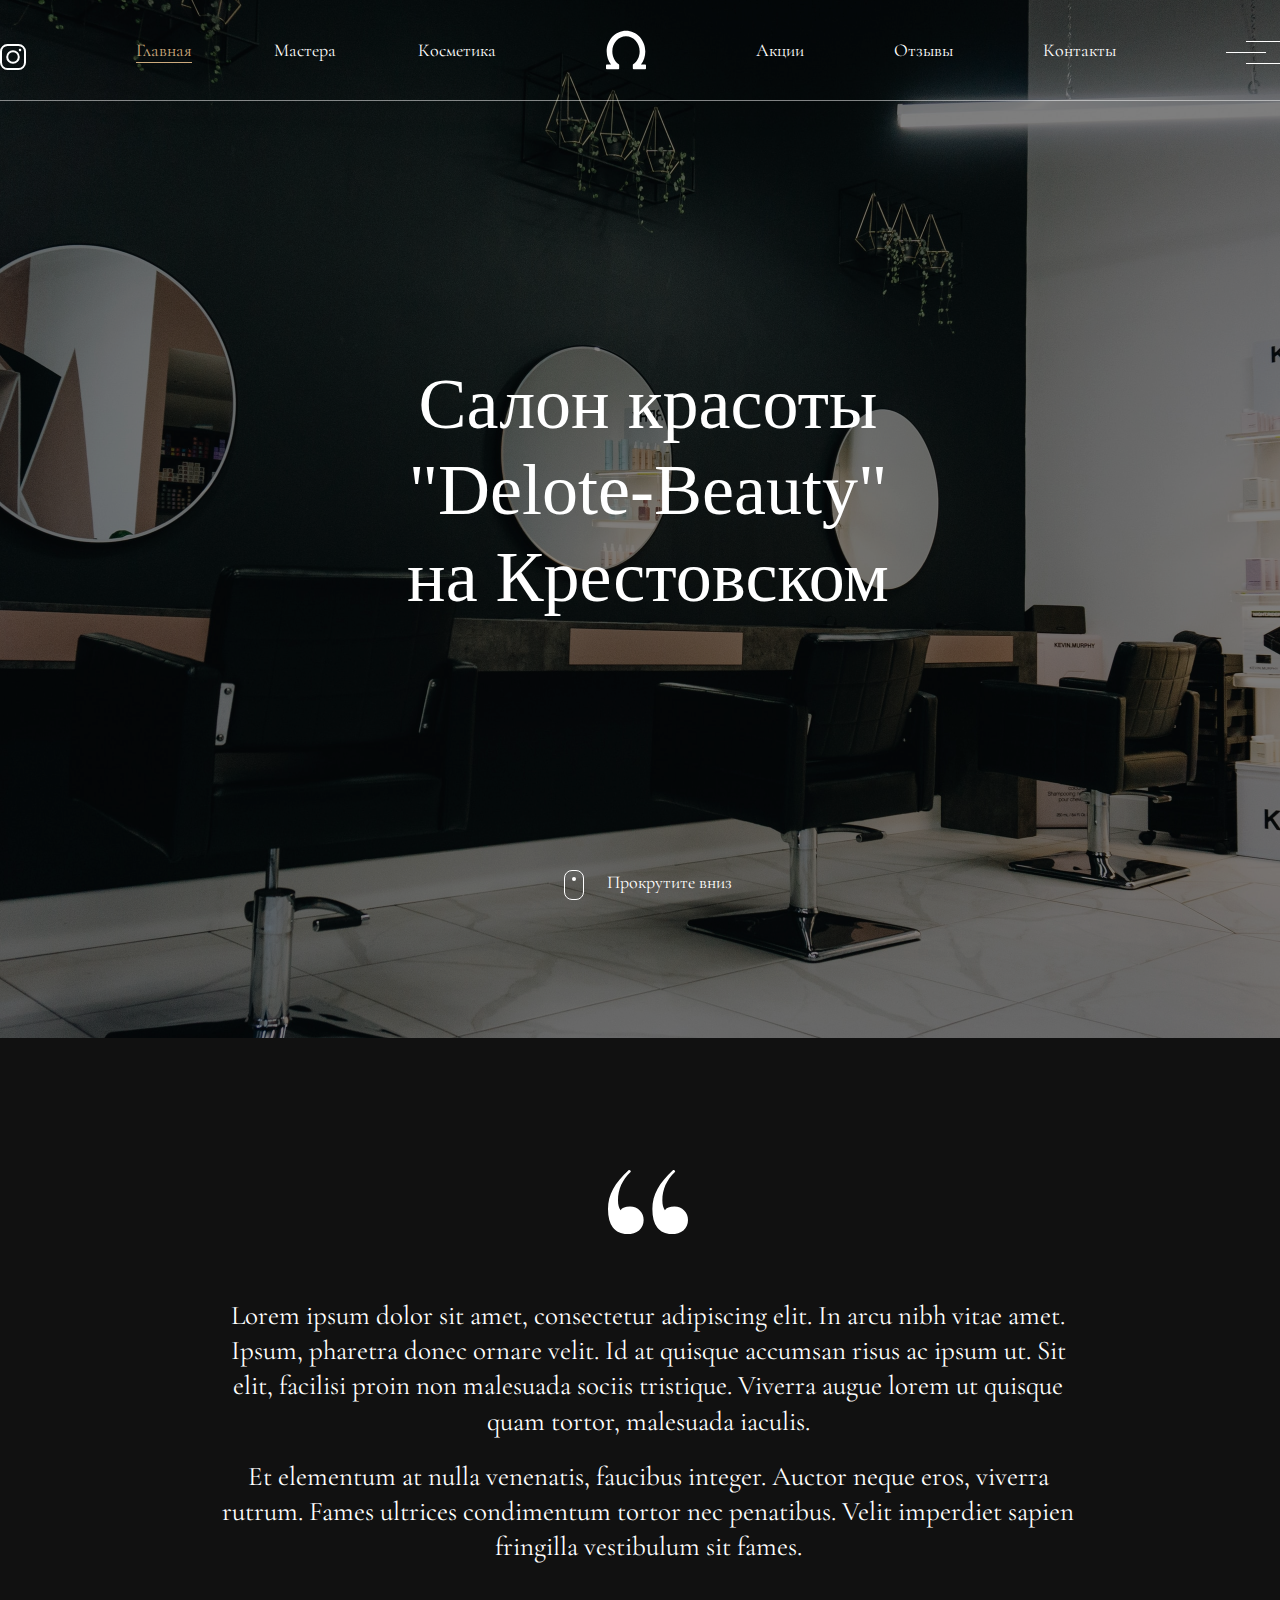
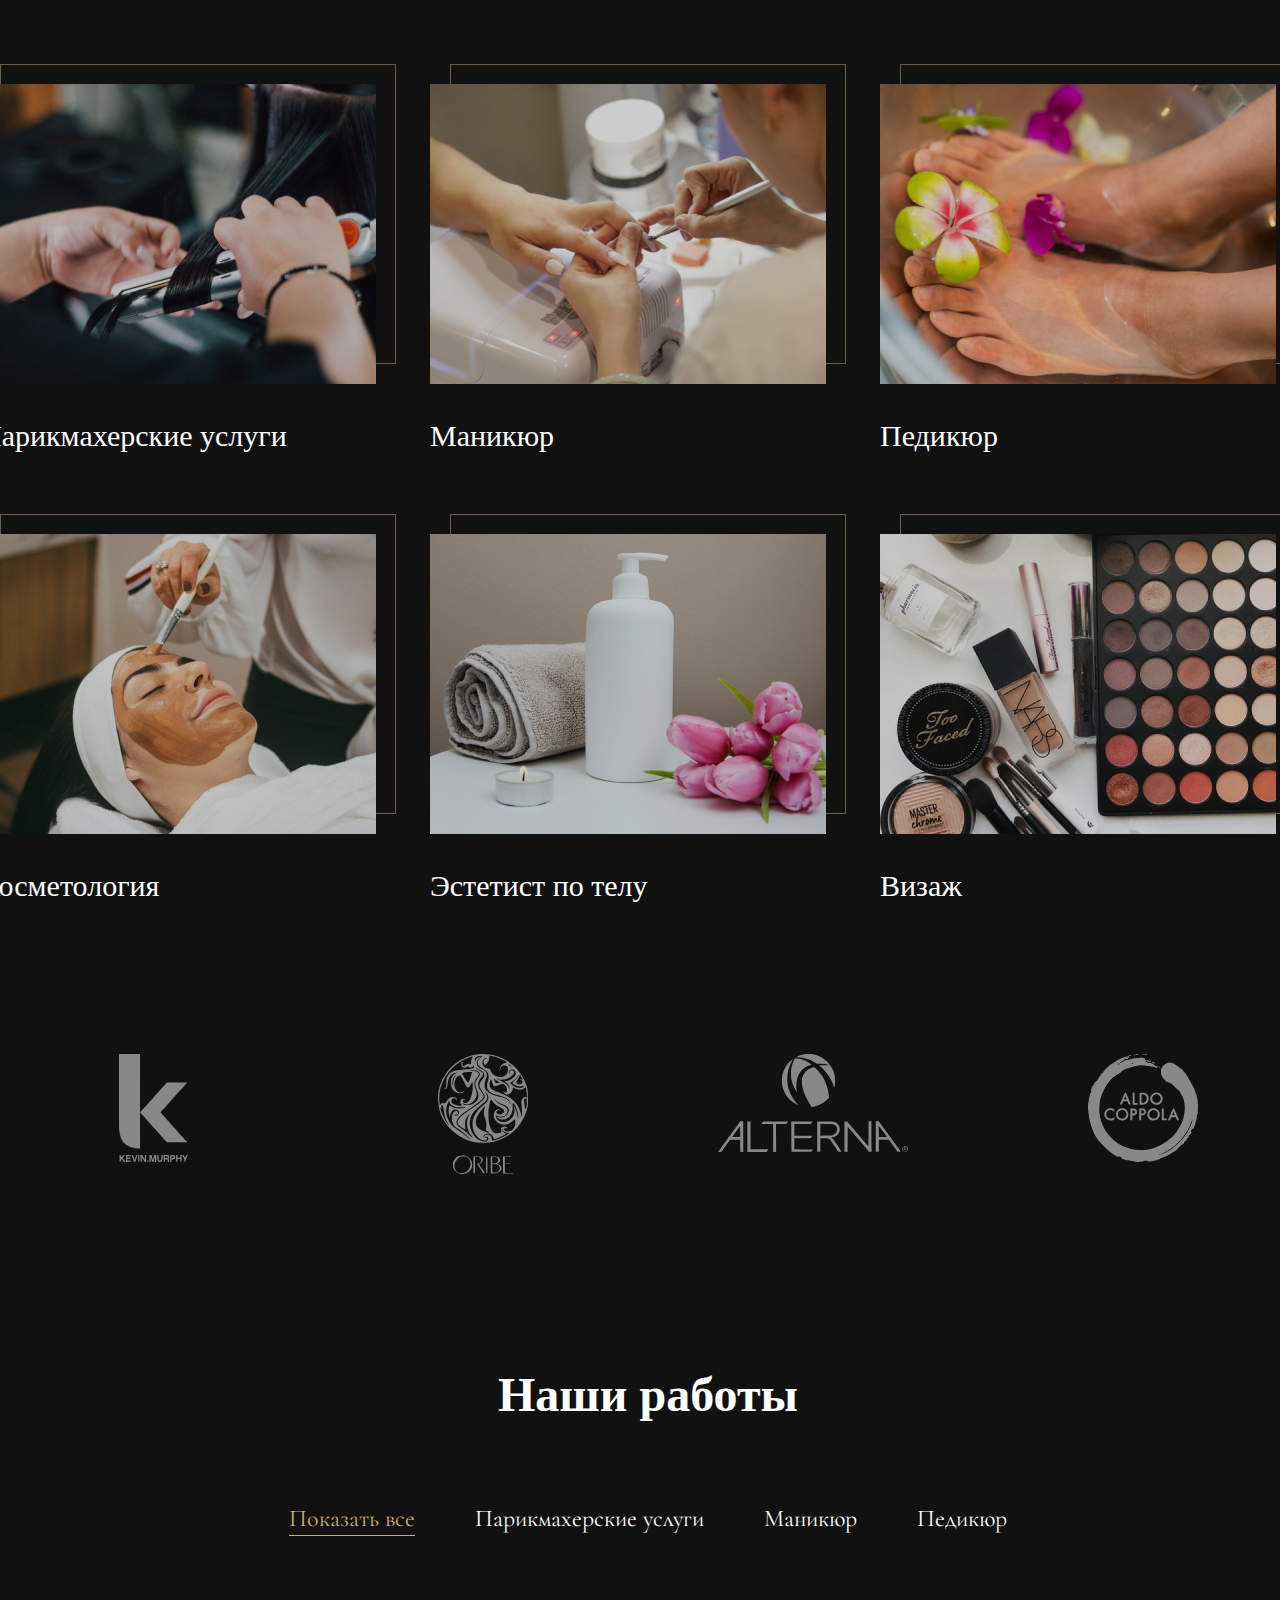
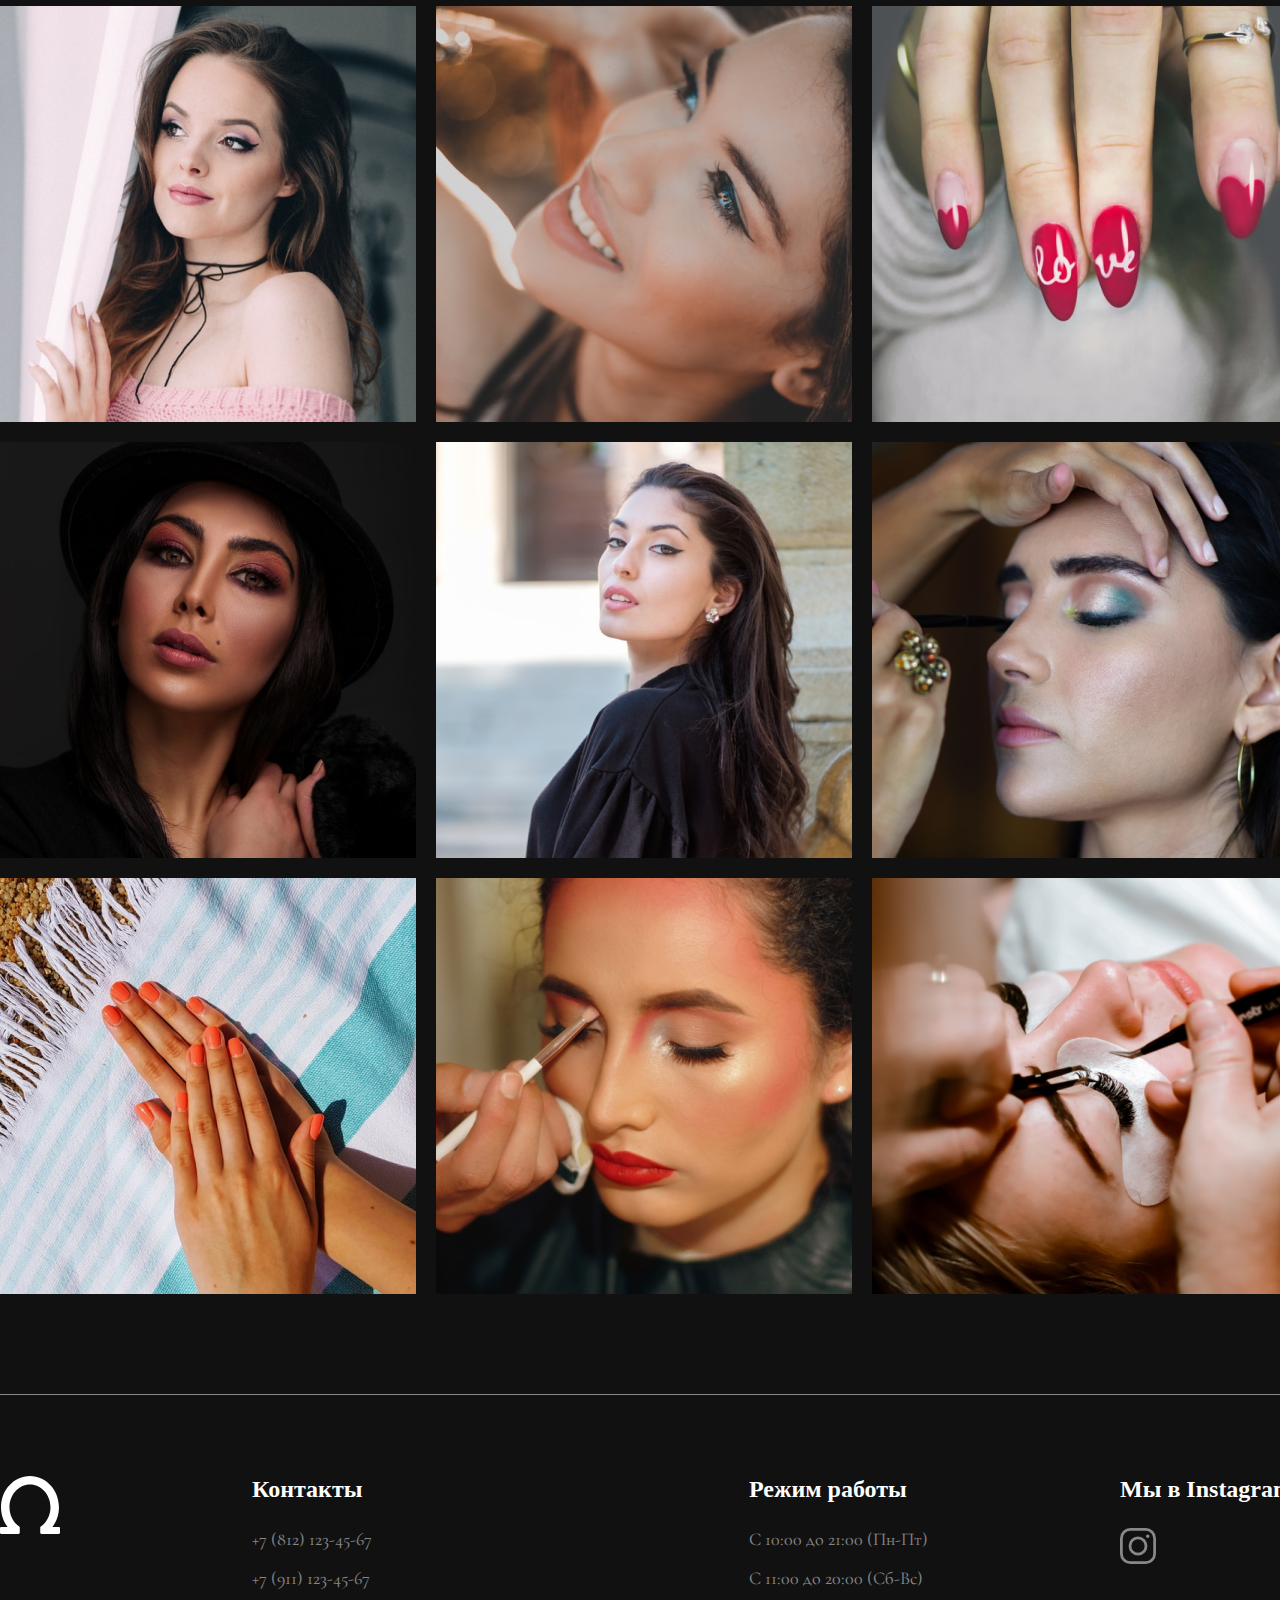
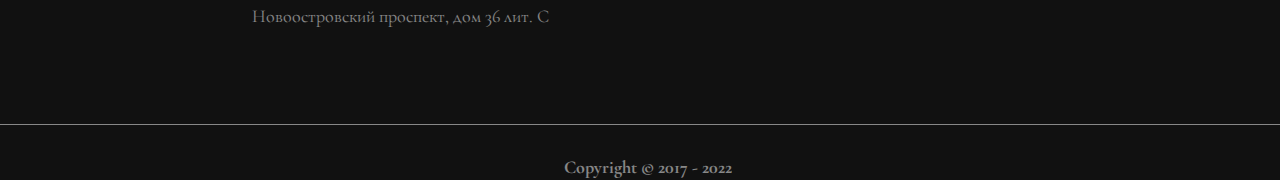
<file: index.html>
<!DOCTYPE html>
<html lang="ru">

<head>
    <meta charset="UTF-8">
    <title>Delote Beauty</title>
    <link rel="preconnect" href="https://fonts.googleapis.com">
    <link rel="preconnect" href="https://fonts.gstatic.com" crossorigin>
    <link href="https://fonts.googleapis.com/css2?family=Cormorant+Garamond:wght@600&family=EB+Garamond:wght@600&display=swap" rel="stylesheet">
    <link rel="stylesheet" href="css/style.css">
</head>

<body>
    <div class="container center">
        <header>
            <div class="navmenu">
                <div class="instlogo">
                    <a href="https://instagram.com"><img src="img/svg/instlogo.svg" class="instlogo"></a>
                </div>
                <div class="nav">
                    <a href="index.html" class="nav__element active">
                        Главная
                    </a>
                    <a href="workers.html" class="nav__element">
                        Мастера
                    </a>
                    <a href="#" class="nav__element">
                        Косметика
                    </a>
                </div>
                <div class="logo">
                    <img src="img/svg/mainlogo.svg">
                </div>
                <div class="nav">
                    <a href="prices.html" class="nav__element">
                        Акции
                    </a>
                    <a href="#" class="nav__element">
                        Отзывы
                    </a>
                    <a href="contacts.html" class="nav__element">
                        Контакты
                    </a>
                </div>
                <div class="header__btn">
                    <div class="contextmenu-logo1"></div>
                    <div class="contextmenu-logo2"></div>
                    <div class="contextmenu-logo3"></div>

                </div>
            </div>
            <div class="line"></div>
        </header>
        <div class="title">
            <div class="maintitle center">Салон красоты "Delote-Beauty" на Крестовском</div>
        </div>
        <div class="scrollhint center">
            <img src="img/svg/mouse.svg" alt="">
            <div class="scrolltext">Прокрутите вниз</div>
        </div>
        <div class="about center">
            <img src="img/svg/quotation.svg" alt="" class="qm center">
            <div class="quotation">
                <div class="quotation__first">Lorem ipsum dolor sit amet, consectetur adipiscing elit. In arcu nibh vitae amet. Ipsum, pharetra donec ornare velit. Id at quisque accumsan risus ac ipsum ut. Sit elit, facilisi proin non malesuada sociis tristique. Viverra augue lorem ut quisque quam tortor, malesuada iaculis. </div>
                <div class="quotation__second">Et elementum at nulla venenatis, faucibus integer. Auctor neque eros, viverra rutrum. Fames ultrices condimentum tortor nec penatibus. Velit imperdiet sapien fringilla vestibulum sit fames.</div>
            </div>
        </div>
        <div class="service center">
            <div class="service__item">
                <div class="service__rectangle"></div>
                <img src="img/unsplash_TnyHlxVnyhk.png" alt="" class="service__img">
                <div class="service__text">Парикмахерские услуги</div>
            </div>
            <div class="service__item">
                <div class="service__rectangle"></div>
                <img src="img/unsplash_gb6gtiTZKB8.png" alt="" class="service__img">
                <div class="service__text">Маникюр</div>
            </div>
            <div class="service__item">
                <div class="service__rectangle"></div>
                <img src="img/unsplash_qeuJczNo54w.png" alt="" class="service__img">
                <div class="service__text">Педикюр</div>
            </div>
            <div class="service__item">
                <div class="service__rectangle"></div>
                <img src="img/unsplash_Pe9IXUuC6QU.png" alt="" class="service__img">
                <div class="service__text">Косметология</div>
            </div>
            <div class="service__item">
                <div class="service__rectangle"></div>
                <img src="img/unsplash_VxAwTeiqDao.png" alt="" class="service__img">
                <div class="service__text">Эстетист по телу</div>
            </div>
            <div class="service__item">
                <div class="service__rectangle"></div>
                <img src="img/unsplash_FoeIOgztCXo.png" alt="" class="service__img">
                <div class="service__text">Визаж</div>
            </div>
        </div>
        <div class="cosmetics center">
            <div class="cosmetics__k cosmetics__el">
                <img src="img/svg/km.svg" alt="">
            </div>
            <div class="cosmetics__oribe cosmetics__el">
                <img src="img/svg/oribe.svg" alt="">
            </div>
            <div class="cosmetics__alterna cosmetics__el">
                <img src="img/svg/alterna.svg" alt="">
            </div>
            <div class="cosmetics__ac cosmetics__el">
                <img src="img/svg/aldocoppola.svg" alt="">
            </div>
        </div>
        <div class="works center">
            <div class="works__title ">Наши работы</div>
            <div class="works__nav">
                <div class="works__nav__element active">Показать все</div>
                <div class="works__nav__element">Парикмахерские услуги</div>
                <div class="works__nav__element">Маникюр</div>
                <div class="works__nav__element">Педикюр</div>
            </div>
            <div class="works__imgs">
                <img src="img/works/work-1.png" class="works__imgs-element" alt="">
                <img src="img/works/work-2.png" class="works__imgs-element" alt="">
                <img src="img/works/work-3.png" class="works__imgs-element" alt="">
                <img src="img/works/work-4.png" class="works__imgs-element" alt="">
                <img src="img/works/work-5.png" class="works__imgs-element" alt="">
                <img src="img/works/work-6.png" class="works__imgs-element" alt="">
                <img src="img/works/work-7.png" class="works__imgs-element" alt="">
                <img src="img/works/work-8.png" class="works__imgs-element" alt="">
                <img src="img/works/work-9.png" class="works__imgs-element" alt="">
            </div>
        </div>
        <footer>
            <div class="line"></div>
            <div class="footer__text">
                <div class="footer__leftpart">
                    <div class="footer__mainlogo">
                        <img src="img/svg/mainlogo.svg" class="footer__mainlogoimg" alt="">
                    </div>
                    <ul>
                        <h3>Контакты</h3>
                        <li>+7 (812) 123-45-67</li>
                        <li>+7 (911) 123-45-67</li>
                        <li>Новоостровский проспект, дом 36 лит. С</li>
                    </ul>
                </div>
                <div class="footer__rightpart">
                    <ul class="footer__rightpart-leftside">
                        <h3>Режим работы</h3>
                        <li>C 10:00 до 21:00 (Пн-Пт)</li>
                        <li>С 11:00 до 20:00 (Сб-Вс)</li>
                    </ul>
                    <ul>
                        <h3>Мы в Instagram</h3>
                        <li><img class="footer__instlogo" src="img/svg/instlogo.svg" alt=""></li>
                    </ul>
                </div>
            </div>
            <div class="line"></div>
            <div class="copyright">Copyright © 2017 - 2022</div>
        </footer>
    </div>
</body></html>
</file>
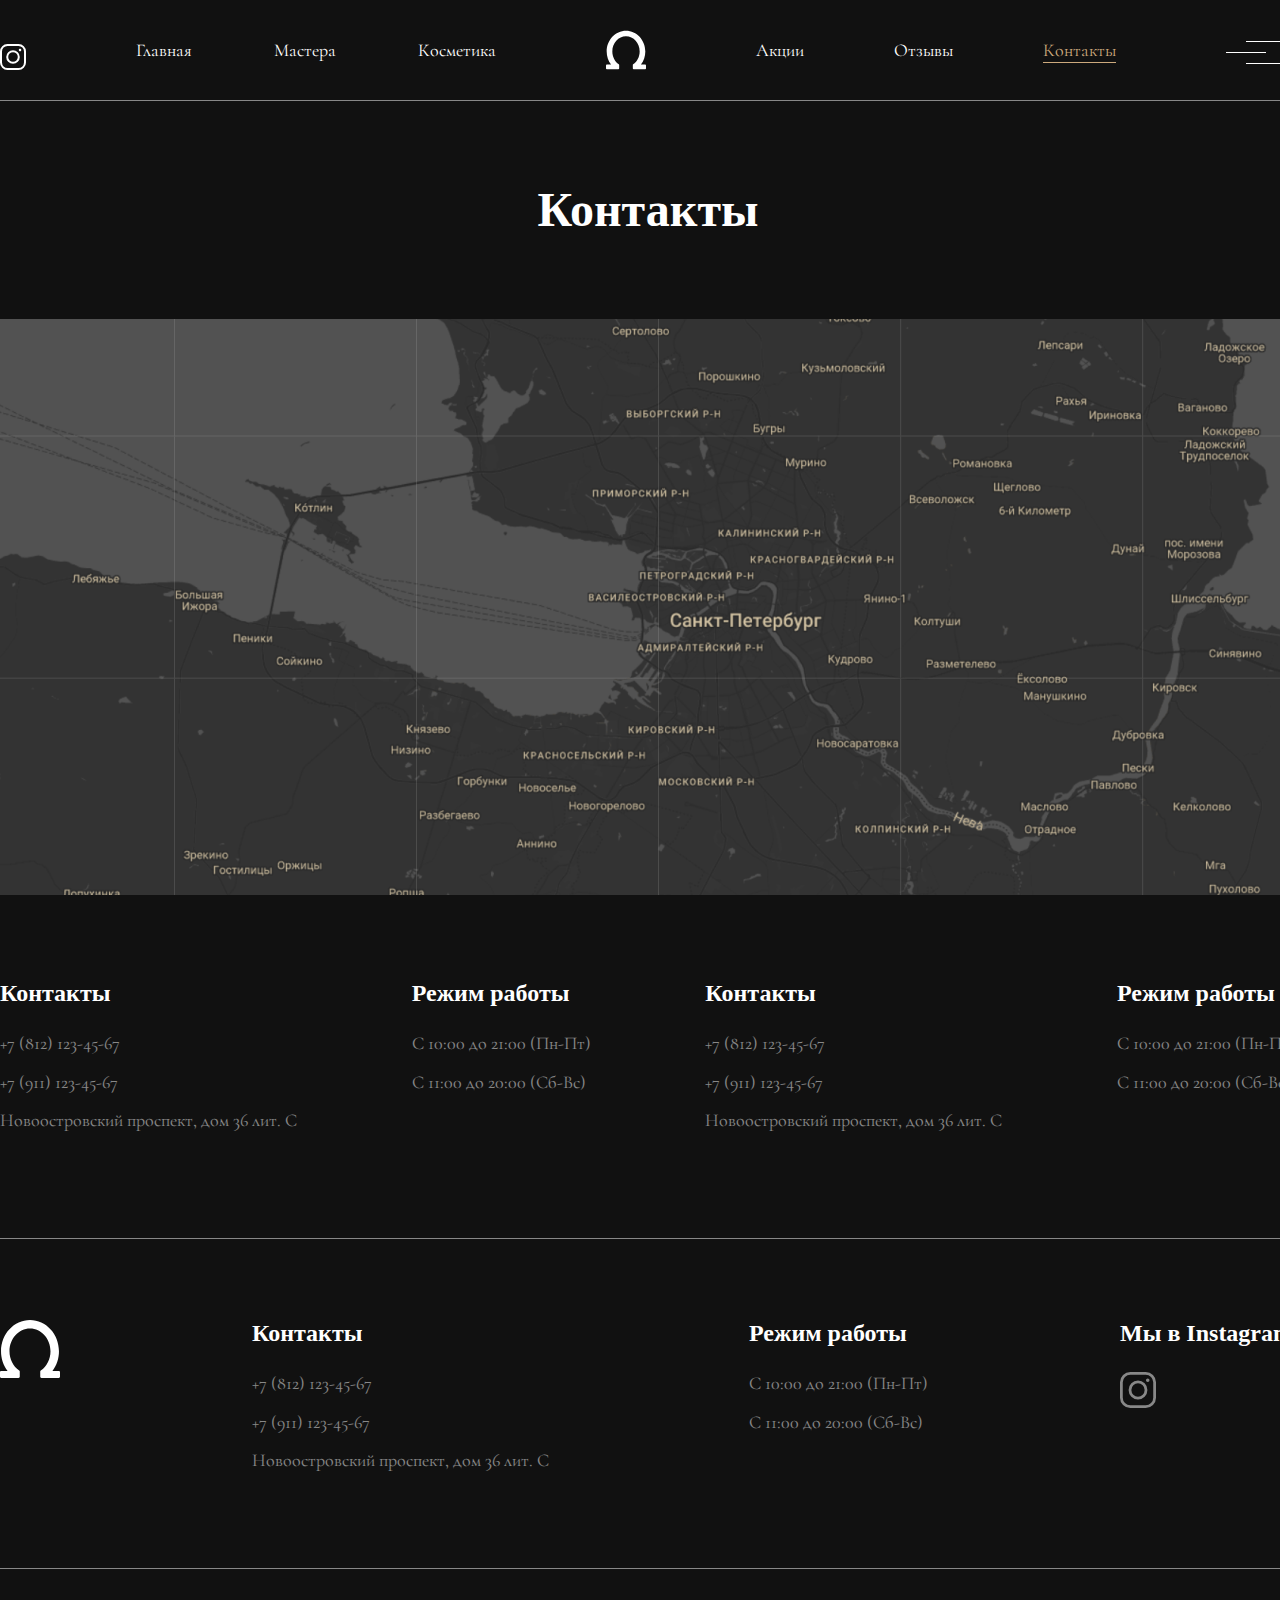
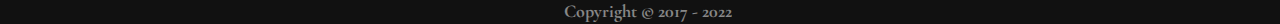
<file: contacts.html>
<!DOCTYPE html>
<html lang="ru">

<head>
    <meta charset="UTF-8">
    <title>Delote Beauty</title>
    <link rel="preconnect" href="https://fonts.googleapis.com">
    <link rel="preconnect" href="https://fonts.gstatic.com" crossorigin>
    <link href="https://fonts.googleapis.com/css2?family=Cormorant+Garamond:wght@600&family=EB+Garamond:wght@600&display=swap" rel="stylesheet">
    <link rel="stylesheet" href="css/style.css">
    <link rel="stylesheet" href="css/contacts.css">
</head>

<body>
    <div class="container center">
        <header>
            <div class="navmenu">
                <div class="instlogo">
                    <a href="https://instagram.com">
                        <img src="img/svg/instlogo.svg" class="instlogo">
                    </a>
                </div>
                <div class="nav">
                    <a href="index.html" class="nav__element ">
                        Главная
                    </a>
                    <a href="workers.html" class="nav__element ">
                        Мастера
                    </a>
                    <a href="#" class="nav__element">
                        Косметика
                    </a>
                </div>
                <div class="logo">
                    <img src="img/svg/mainlogo.svg">
                </div>
                <div class="nav">
                    <a href="prices.html" class="nav__element">
                        Акции
                    </a>
                    <a href="#" class="nav__element">
                        Отзывы
                    </a>
                    <a href="contacts.html" class="nav__element active">
                        Контакты
                    </a>
                </div>
                <div class="header__btn">
                    <div class="contextmenu-logo1"></div>
                    <div class="contextmenu-logo2"></div>
                    <div class="contextmenu-logo3"></div>

                </div>
            </div>
            <div class="line"></div>
        </header>
        <h2 class="main-title center">Контакты</h2>

        <img src="img/contacts/Rectangle%2040.png" alt="" class="contacts__mainimg">

        <div class="contacts__data">
            <div class="contacts__data-1">
                <ul>
                    <h3>Контакты</h3>
                    <li>+7 (812) 123-45-67</li>
                    <li>+7 (911) 123-45-67</li>
                    <li>Новоостровский проспект, дом 36 лит. С</li>
                </ul>
            </div>
            <div class="contacts__data-2">
                <ul class="">
                    <h3>Режим работы</h3>
                    <li>C 10:00 до 21:00 (Пн-Пт)</li>
                    <li>С 11:00 до 20:00 (Сб-Вс)</li>
                </ul>
            </div>
            <div class="contacts__data-3">
                <ul>
                    <h3>Контакты</h3>
                    <li>+7 (812) 123-45-67</li>
                    <li>+7 (911) 123-45-67</li>
                    <li>Новоостровский проспект, дом 36 лит. С</li>
                </ul>
            </div>
            <div class="contacts__data-4">
                <ul class="">
                    <h3>Режим работы</h3>
                    <li>C 10:00 до 21:00 (Пн-Пт)</li>
                    <li>С 11:00 до 20:00 (Сб-Вс)</li>
                </ul>
            </div>
        </div>
        <footer>
            <div class="line"></div>
            <div class="footer__text">
                <div class="footer__leftpart">
                    <div class="footer__mainlogo">
                        <img src="img/svg/mainlogo.svg" class="footer__mainlogoimg" alt="">
                    </div>
                    <ul>
                        <h3>Контакты</h3>
                        <li>+7 (812) 123-45-67</li>
                        <li>+7 (911) 123-45-67</li>
                        <li>Новоостровский проспект, дом 36 лит. С</li>
                    </ul>
                </div>
                <div class="footer__rightpart">
                    <ul class="footer__rightpart-leftside">
                        <h3>Режим работы</h3>
                        <li>C 10:00 до 21:00 (Пн-Пт)</li>
                        <li>С 11:00 до 20:00 (Сб-Вс)</li>
                    </ul>
                    <ul>
                        <h3>Мы в Instagram</h3>
                        <li><img class="footer__instlogo" src="img/svg/instlogo.svg" alt=""></li>
                    </ul>
                </div>
            </div>
            <div class="line"></div>
            <div class="copyright">Copyright © 2017 - 2022</div>
        </footer>
    </div>
</body></html>
</file>
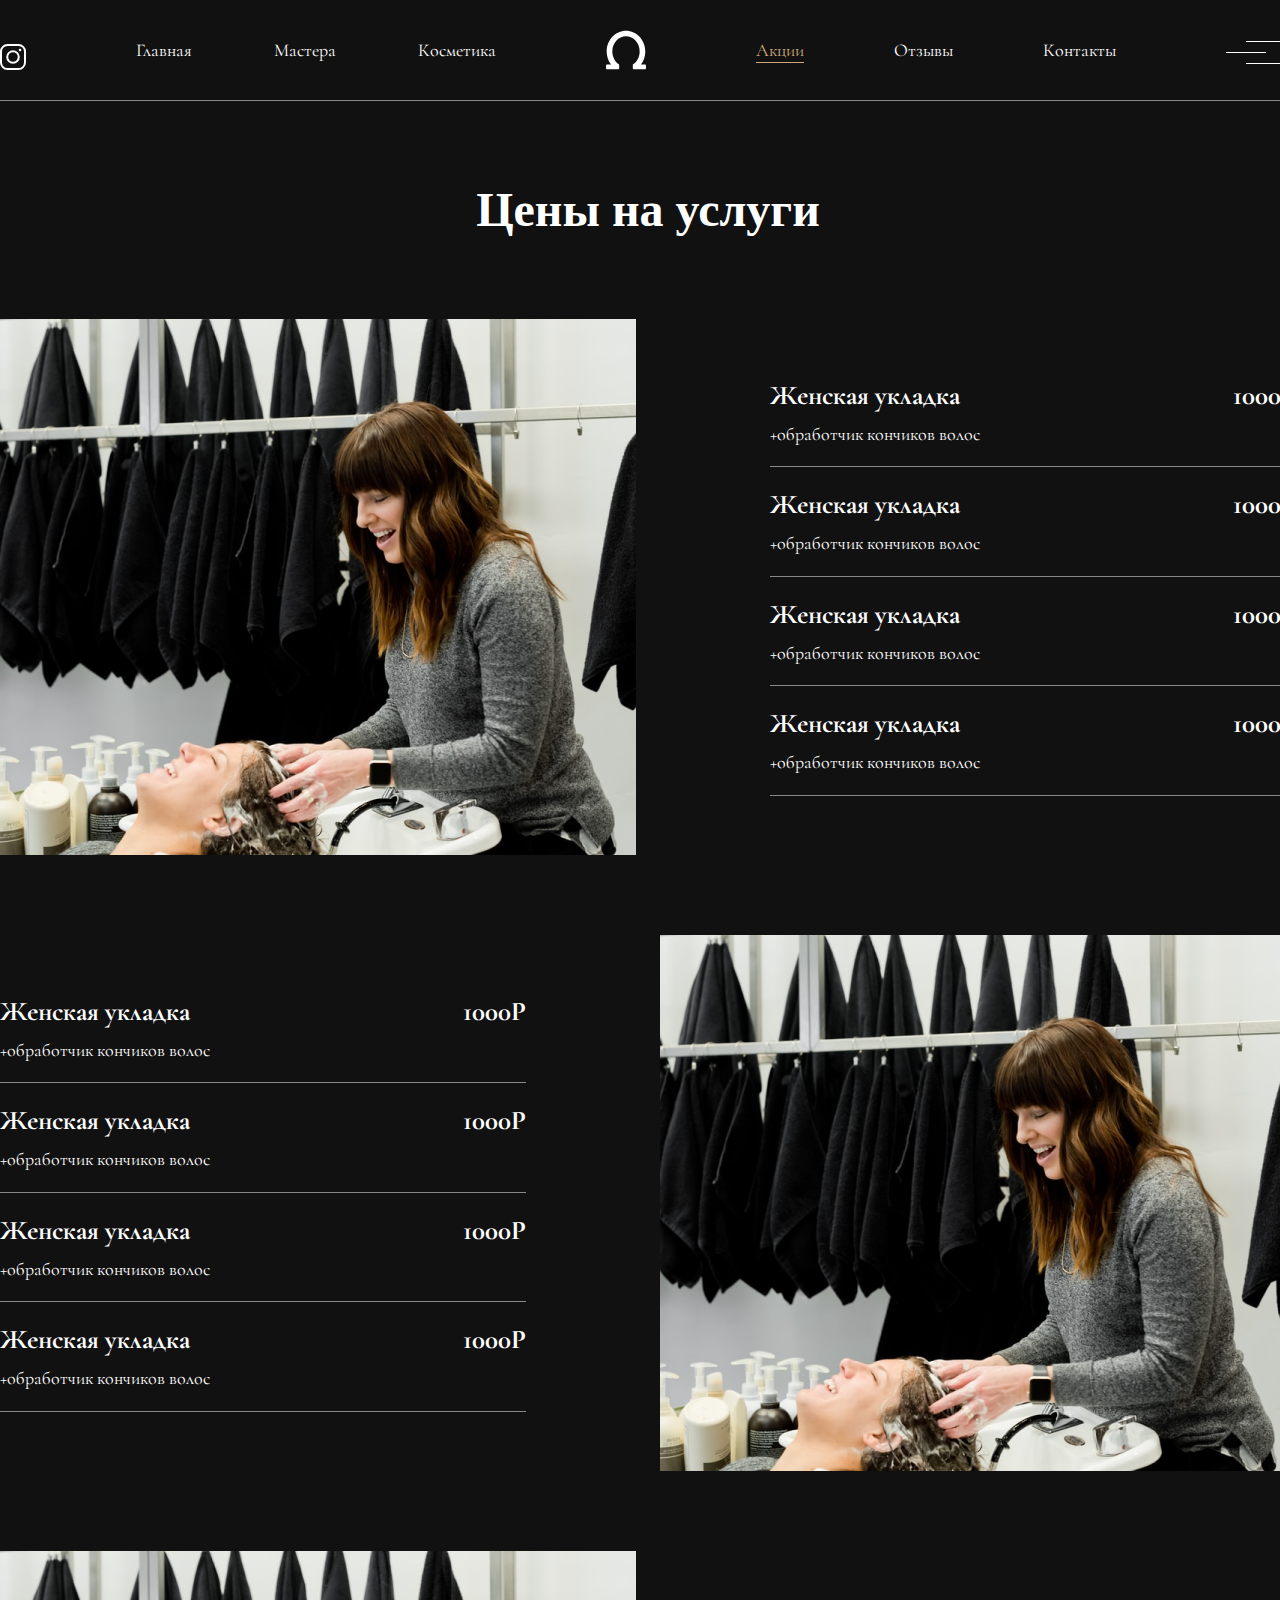
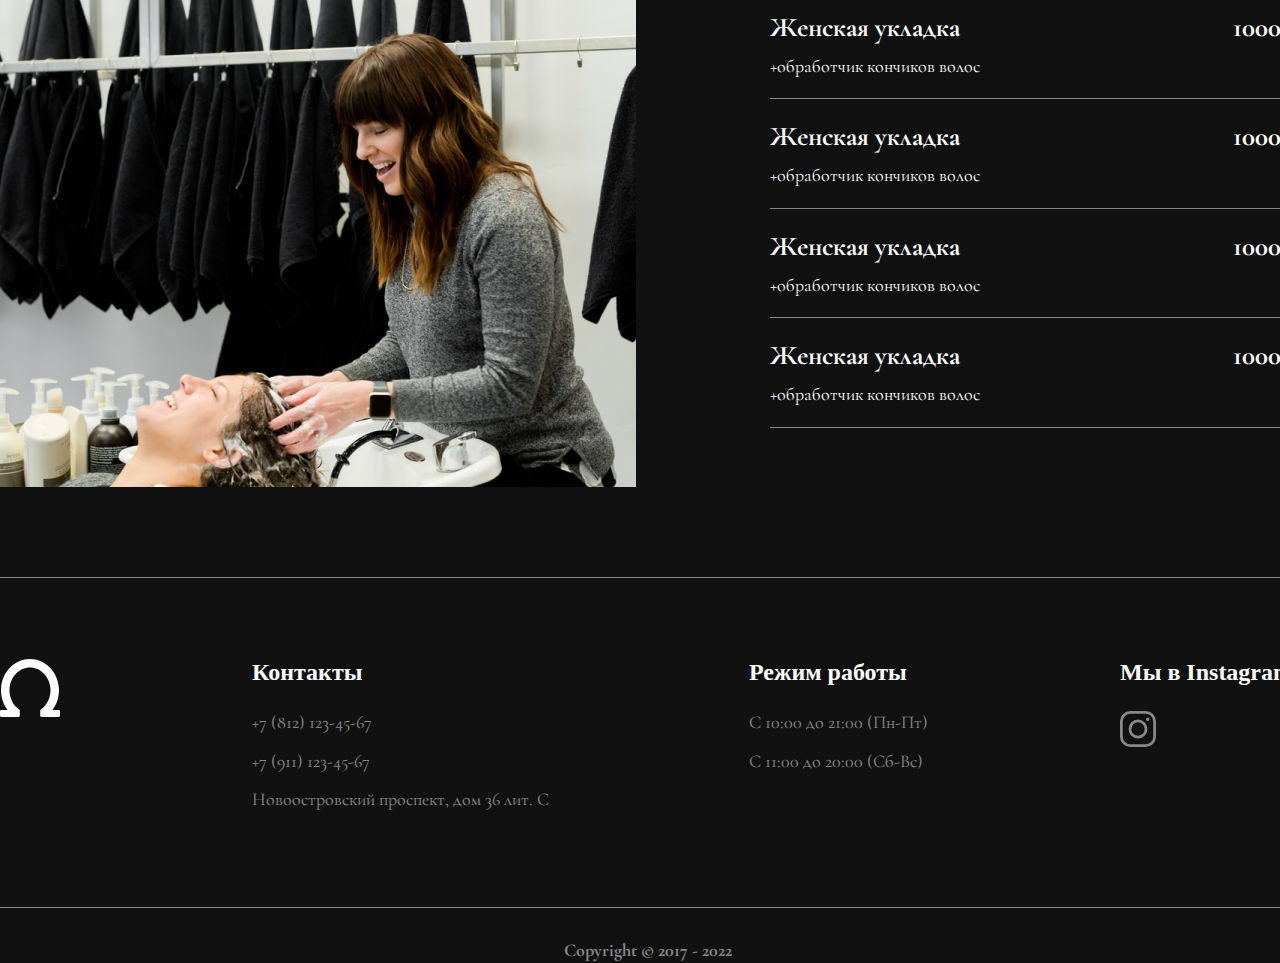
<file: prices.html>
<!DOCTYPE html>
<html lang="ru">

<head>
    <meta charset="UTF-8">
    <title>Delote Beauty</title>
    <link rel="preconnect" href="https://fonts.googleapis.com">
    <link rel="preconnect" href="https://fonts.gstatic.com" crossorigin>
    <link href="https://fonts.googleapis.com/css2?family=Cormorant+Garamond:wght@600&family=EB+Garamond:wght@600&display=swap" rel="stylesheet">
    <link rel="stylesheet" href="css/style.css">
    <link rel="stylesheet" href="css/prices.css">
</head>

<body>
    <div class="container center">
        <header>
            <div class="navmenu">
                <div class="instlogo">
                    <a href="https://instagram.com">
                        <img src="img/svg/instlogo.svg" class="instlogo">
                    </a>
                </div>
                <div class="nav">
                    <a href="index.html" class="nav__element ">
                        Главная
                    </a>
                    <a href="workers.html" class="nav__element ">
                        Мастера
                    </a>
                    <a href="#" class="nav__element">
                        Косметика
                    </a>
                </div>
                <div class="logo">
                    <img src="img/svg/mainlogo.svg">
                </div>
                <div class="nav">
                    <a href="prices.html" class="nav__element active">
                        Акции
                    </a>
                    <a href="#" class="nav__element">
                        Отзывы
                    </a>
                    <a href="contacts.html" class="nav__element">
                        Контакты
                    </a>
                </div>
                <div class="header__btn">
                    <div class="contextmenu-logo1"></div>
                    <div class="contextmenu-logo2"></div>
                    <div class="contextmenu-logo3"></div>

                </div>
            </div>
            <div class="line"></div>
        </header>
        <h2 class="main-title center">Цены на услуги</h2>


        <div class="prices__content">
            <div class="prices__element">
                <img class="prices__image" src="img/prices/image.png" alt="">
                <div class="price-list">
                    <div class="price-list__element">
                        <div class="serve-title">
                            <div class="">Женская укладка</div>
                            <div class="">1000Р</div>
                        </div>
                        <div class="serve-description">
                            +обработчик кончиков волос
                        </div>
                        <div class="serve-line"></div>
                    </div>
                    <div class="price-list__element">
                        <div class="serve-title">
                            <div class="">Женская укладка</div>
                            <div class="">1000Р</div>
                        </div>
                        <div class="serve-description">
                            +обработчик кончиков волос
                        </div>
                        <div class="serve-line"></div>
                    </div>
                    <div class="price-list__element">
                        <div class="serve-title">
                            <div class="">Женская укладка</div>
                            <div class="">1000Р</div>
                        </div>
                        <div class="serve-description">
                            +обработчик кончиков волос
                        </div>
                        <div class="serve-line"></div>
                    </div>
                    <div class="price-list__element">
                        <div class="serve-title">
                            <div class="">Женская укладка</div>
                            <div class="">1000Р</div>
                        </div>
                        <div class="serve-description">
                            +обработчик кончиков волос
                        </div>
                        <div class="serve-line"></div>
                    </div>
                </div>
            </div>
            <div class="prices__element">
                <div class="price-list">
                    <div class="price-list__element">
                        <div class="serve-title">
                            <div class="">Женская укладка</div>
                            <div class="">1000Р</div>
                        </div>
                        <div class="serve-description">
                            +обработчик кончиков волос
                        </div>
                        <div class="serve-line"></div>
                    </div>
                    <div class="price-list__element">
                        <div class="serve-title">
                            <div class="">Женская укладка</div>
                            <div class="">1000Р</div>
                        </div>
                        <div class="serve-description">
                            +обработчик кончиков волос
                        </div>
                        <div class="serve-line"></div>
                    </div>
                    <div class="price-list__element">
                        <div class="serve-title">
                            <div class="">Женская укладка</div>
                            <div class="">1000Р</div>
                        </div>
                        <div class="serve-description">
                            +обработчик кончиков волос
                        </div>
                        <div class="serve-line"></div>
                    </div>
                    <div class="price-list__element">
                        <div class="serve-title">
                            <div class="">Женская укладка</div>
                            <div class="">1000Р</div>
                        </div>
                        <div class="serve-description">
                            +обработчик кончиков волос
                        </div>
                        <div class="serve-line"></div>
                    </div>
                </div>
                <img class="prices__image" src="img/prices/image.png" alt="">
            </div>
            <div class="prices__element">
                <img class="prices__image" src="img/prices/image.png" alt="">
                <div class="price-list">
                    <div class="price-list__element">
                        <div class="serve-title">
                            <div class="">Женская укладка</div>
                            <div class="">1000Р</div>
                        </div>
                        <div class="serve-description">
                            +обработчик кончиков волос
                        </div>
                        <div class="serve-line"></div>
                    </div>
                    <div class="price-list__element">
                        <div class="serve-title">
                            <div class="">Женская укладка</div>
                            <div class="">1000Р</div>
                        </div>
                        <div class="serve-description">
                            +обработчик кончиков волос
                        </div>
                        <div class="serve-line"></div>
                    </div>
                    <div class="price-list__element">
                        <div class="serve-title">
                            <div class="">Женская укладка</div>
                            <div class="">1000Р</div>
                        </div>
                        <div class="serve-description">
                            +обработчик кончиков волос
                        </div>
                        <div class="serve-line"></div>
                    </div>
                    <div class="price-list__element">
                        <div class="serve-title">
                            <div class="">Женская укладка</div>
                            <div class="">1000Р</div>
                        </div>
                        <div class="serve-description">
                            +обработчик кончиков волос
                        </div>
                        <div class="serve-line"></div>
                    </div>
                </div>
            </div>
        </div>

        <footer>
            <div class="line"></div>
            <div class="footer__text">
                <div class="footer__leftpart">
                    <div class="footer__mainlogo">
                        <img src="img/svg/mainlogo.svg" class="footer__mainlogoimg" alt="">
                    </div>
                    <ul>
                        <h3>Контакты</h3>
                        <li>+7 (812) 123-45-67</li>
                        <li>+7 (911) 123-45-67</li>
                        <li>Новоостровский проспект, дом 36 лит. С</li>
                    </ul>
                </div>
                <div class="footer__rightpart">
                    <ul class="footer__rightpart-leftside">
                        <h3>Режим работы</h3>
                        <li>C 10:00 до 21:00 (Пн-Пт)</li>
                        <li>С 11:00 до 20:00 (Сб-Вс)</li>
                    </ul>
                    <ul>
                        <h3>Мы в Instagram</h3>
                        <li><img class="footer__instlogo" src="img/svg/instlogo.svg" alt=""></li>
                    </ul>
                </div>
            </div>
            <div class="line"></div>
            <div class="copyright">Copyright © 2017 - 2022</div>
        </footer>
    </div>
</body></html>
</file>
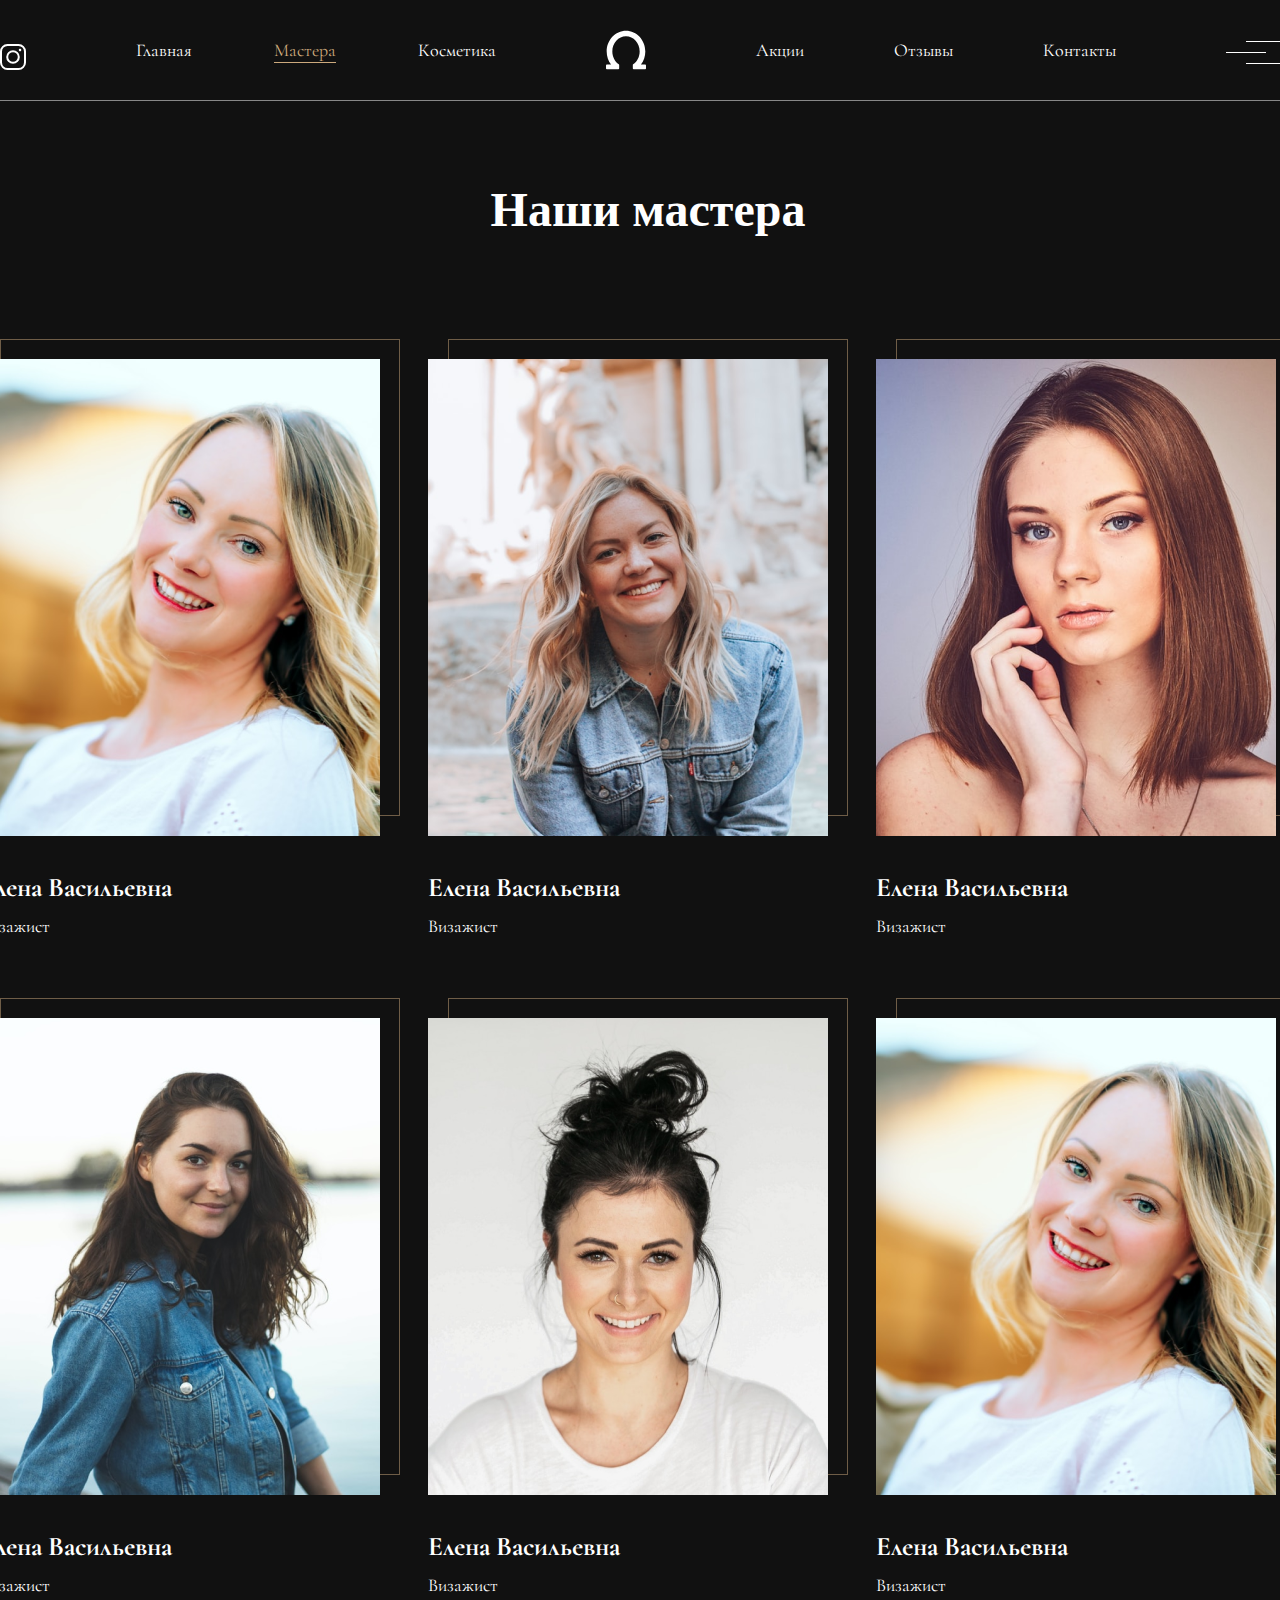
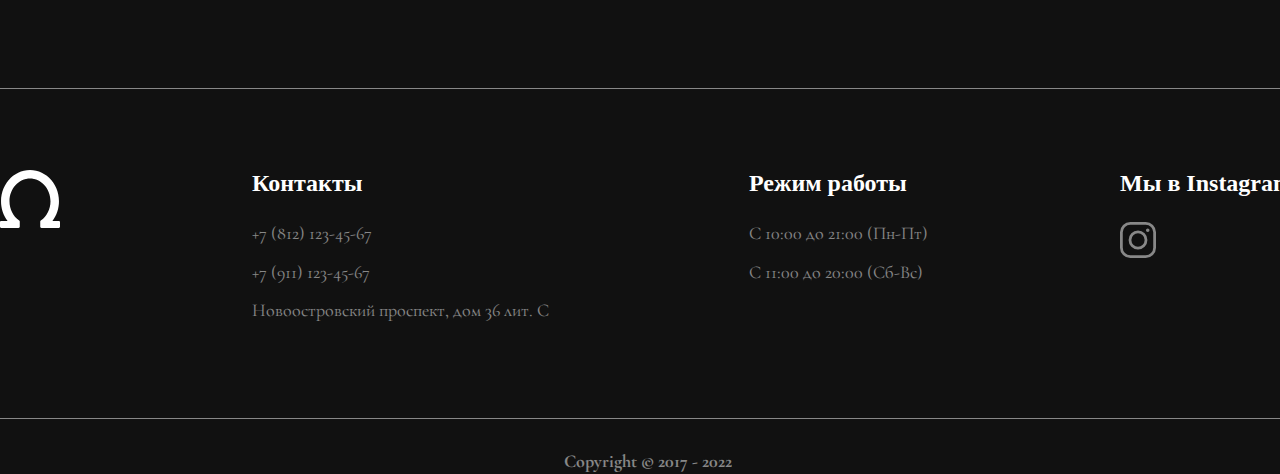
<file: workers.html>
<!DOCTYPE html>
<html lang="ru">

<head>
    <meta charset="UTF-8">
    <title>Delote Beauty</title>
    <link rel="preconnect" href="https://fonts.googleapis.com">
    <link rel="preconnect" href="https://fonts.gstatic.com" crossorigin>
    <link href="https://fonts.googleapis.com/css2?family=Cormorant+Garamond:wght@600&family=EB+Garamond:wght@600&display=swap" rel="stylesheet">
    <link rel="stylesheet" href="css/style.css">
    <link rel="stylesheet" href="css/workers.css">
</head>

<body>
    <div class="container center">
        <header>
            <div class="navmenu">
                <div class="instlogo">
                    <a href="https://instagram.com">
                        <img src="img/svg/instlogo.svg" class="instlogo">
                    </a>
                </div>
                <div class="nav">
                    <a href="index.html" class="nav__element ">
                        Главная
                    </a>
                    <a href="workers.html" class="nav__element active">
                        Мастера
                    </a>
                    <a href="#" class="nav__element">
                        Косметика
                    </a>
                </div>
                <div class="logo">
                    <img src="img/svg/mainlogo.svg">
                </div>
                <div class="nav">
                    <a href="prices.html" class="nav__element">
                        Акции
                    </a>
                    <a href="#" class="nav__element">
                        Отзывы
                    </a>
                    <a href="contacts.html" class="nav__element">
                        Контакты
                    </a>
                </div>
                <div class="header__btn">
                    <div class="contextmenu-logo1"></div>
                    <div class="contextmenu-logo2"></div>
                    <div class="contextmenu-logo3"></div>

                </div>
            </div>
            <div class="line"></div>
        </header>
        <h2 class="main-title center">Наши мастера</h2>
        <div class="service center">
            <div class="service__item">
                <div class="service__rectangle"></div>
                <img src="img/workers/unsplash_52fj00DaOPA.png" alt="" class="service__img">
                <div class="service__text">Елена Васильевна</div>
                <div class="service__text service__text-small">Визажист</div>
            </div>
            <div class="service__item">
                <div class="service__rectangle"></div>
                <img src="img/workers/unsplash_TSZo17r3m0s.png" alt="" class="service__img">
                <div class="service__text">Елена Васильевна</div>
                <div class="service__text service__text-small">Визажист</div>
            </div>
            <div class="service__item">
                <div class="service__rectangle"></div>
                <img src="img/workers/unsplash_sLGYaQ_stMM.png" alt="" class="service__img">
                <div class="service__text">Елена Васильевна</div>
                <div class="service__text service__text-small">Визажист</div>
            </div>
            <div class="service__item">
                <div class="service__rectangle"></div>
                <img src="img/workers/unsplash_RBerxXPnZPE.png" alt="" class="service__img">
                <div class="service__text">Елена Васильевна</div>
                <div class="service__text service__text-small">Визажист</div>
            </div>
            <div class="service__item">
                <div class="service__rectangle"></div>
                <img src="img/workers/unsplash_IF9TK5Uy-KI.png" alt="" class="service__img">
                <div class="service__text">Елена Васильевна</div>
                <div class="service__text service__text-small">Визажист</div>
            </div>
            <div class="service__item">
                <div class="service__rectangle"></div>
                <img src="img/workers/unsplash_52fj00DaOPA.png" alt="" class="service__img">
                <div class="service__text">Елена Васильевна</div>
                <div class="service__text service__text-small">Визажист</div>
            </div>
        </div>

        <footer>
            <div class="line"></div>
            <div class="footer__text">
                <div class="footer__leftpart">
                    <div class="footer__mainlogo">
                        <img src="img/svg/mainlogo.svg" class="footer__mainlogoimg" alt="">
                    </div>
                    <ul>
                        <h3>Контакты</h3>
                        <li>+7 (812) 123-45-67</li>
                        <li>+7 (911) 123-45-67</li>
                        <li>Новоостровский проспект, дом 36 лит. С</li>
                    </ul>
                </div>
                <div class="footer__rightpart">
                    <ul class="footer__rightpart-leftside">
                        <h3>Режим работы</h3>
                        <li>C 10:00 до 21:00 (Пн-Пт)</li>
                        <li>С 11:00 до 20:00 (Сб-Вс)</li>
                    </ul>
                    <ul>
                        <h3>Мы в Instagram</h3>
                        <li><img class="footer__instlogo" src="img/svg/instlogo.svg" alt=""></li>
                    </ul>
                </div>
            </div>
            <div class="line"></div>
            <div class="copyright">Copyright © 2017 - 2022</div>
        </footer>
    </div>
</body></html>
</file>
<file: css/style.css>
* {
    padding: 0;
    margin: 0;
    box-sizing: border-box;
}

a {
    text-decoration: none;
}

.instlogo {
    margin-top: 7px;
}

.header__btn {
    width: 60px;
    height: 30px;
    margin-top: 11px;
    margin-right: 10px;
}

.contextmenu-logo1 {
    width: 40px;
    height: 1px;
    background-color: #fff;
    margin-left: 20px;
    margin-bottom: 10px;
}

.contextmenu-logo2 {
    width: 40px;
    height: 1px;
    background-color: #fff;
    margin-right: 20px;
    margin-bottom: 10px;
}

.contextmenu-logo3 {
    width: 40px;
    height: 1px;
    background-color: #fff;
    margin-left: 20px;
}

body {
    background-image: url(../img/bgc.png);
    background-color: #111;
    background-repeat: no-repeat;
    background-position: center 0;
    height: 1038px;
}

.center {
    margin: 0 auto;
    text-align: center;
}

.container {
    width: 1296px;
    margin-bottom: 200px;
}

.navmenu {
    display: flex;
    justify-content: space-between;
    height: 70px;
    width: 100%;
    margin-top: 30px;
}

.nav {
    margin-top: 9px;
    width: 360px;
    display: flex;
    justify-content: space-between;
}

.nav__element {
    color: #ffffff;
    font-family: 'Cormorant Garamond';
    font-size: 18px;
    line-height: 130%;

}

.line {
    width: 1296px;
    opacity: 0.5;
    height: 1px;
    background-color: #fff;
}

.maintitle {
    font-family: 'Garamond';
    font-size: 72px;
    line-height: 120%;
    color: #fff;
    margin-top: 260px;
    width: 500px;
}

.scrollhint {
    display: flex;
    justify-content: space-between;
    font-family: 'Cormorant Garamond';
    font-size: 18px;
    line-height: 140%;
    width: 168px;
    height: 30px;
    color: #FFFFFF;
    margin-top: 250px;
}

.about {
    width: 856px;
    margin-top: 270px;
}

.quotation {
    color: white;
    font-family: 'Cormorant Garamond';
    font-size: 27px;
    line-height: 130%;
    margin-top: 60px;
}

.quotation__second {
    margin-top: 20px;
}

.service {
    margin-top: 100px;
    display: flex;
    width: 100%;
    flex-direction: row;
    flex-wrap: wrap;
    justify-content: space-between;
    align-content: space-between;
    align-items: stretch;
    grid-row-gap: 60px;
    column-gap: 20px;
}

.service__img {
    width: 396px;
    height: 300px;
    position: relative;
    right: 20px;
    top: 20px;
}

.service__text {
    font-family: 'Garamond';
    font-weight: 400;
    font-style: normal;
    font-size: 30px;
    line-height: 120%;
    color: #FFFFFF;
    text-align: left;
    margin-top: 50px;
    margin-left: -20px;
}

.service__rectangle {
    box-sizing: border-box;
    position: absolute;
    width: 396px;
    height: 300px;
    opacity: 0.5;
    border: 1px solid #CDAA7D;
}

.cosmetics {
    width: 100%;
    display: flex;
    justify-content: space-between;
    opacity: 0.5;
    margin-top: 150px;
}

.cosmetics__el {
    width: 306px;
    height: 144px;
}

.works {
    margin-top: 168px;
}

.works__title {
    font-family: 'Garamond';
    font-style: normal;
    font-weight: 700;
    font-size: 48px;
    line-height: 120%;
    text-align: center;
    color: #FFFFFF;
}

.works__nav {
    display: -webkit-flex;
    display: -moz-flex;
    display: -ms-flex;
    display: -o-flex;
    display: inline-flex;
    margin-top: 80px;
    margin-bottom: 60px;
}

.works__nav__element {
    font-family: 'Cormorant Garamond';
    font-style: normal;
    font-weight: 400;
    font-size: 24px;
    line-height: 130%;
    text-align: center;
    color: #FFFFFF;
    margin: 0 30px;
}

.works__imgs-element {
    width: 416px;
    height: 416px;
    margin: 10px 0;
}

.works__imgs {
    display: inline-flex;
    column-gap: 20px;
    flex-wrap: wrap;
}

.footer__instlogo {
    width: 36px;
    height: 36px;
}

footer {
    margin-top: 90px;
    width: 100%;
}

.footer__text {
    display: flex;
    margin: 80px 0;
}

.footer__mainlogoimg {
    width: 60px;
    height: 60px;
    margin-right: 192px;
}

.footer {
    width: 60px;
    height: 60px;
}

.footer__leftpart {
    display: -webkit-flex;
    display: -moz-flex;
    display: -ms-flex;
    display: -o-flex;
    display: flex;
    justify-content: space-between;
    flex-direction: wrap;
}

ul {
    text-align: left;
}

li {
    list-style-type: none;
    font-family: 'Cormorant Garamond';
    font-style: normal;
    font-weight: 400;
    font-size: 18px;
    line-height: 130%;
    color: #FFFFFF;
    opacity: 0.5;
    margin-bottom: 15px;
    text-align: left;
}

h3 {
    margin-bottom: 25px;
    font-family: 'Garamond';
    font-style: normal;
    font-weight: 700;
    font-size: 24px;
    line-height: 120%;
    color: #FFFFFF;
}

.footer__rightpart {
    display: flex;
    margin-left: 200px;
}

.footer__rightpart-leftside {
    margin-right: 192px;
}



.copyright {
    font-family: 'Cormorant Garamond';
    font-style: normal;
    font-weight: 700;
    font-size: 18px;
    line-height: 140%;
    text-align: center;
    color: #FFFFFF;
    opacity: 0.5;
    margin: 30px 0;
}

.active {
    color: #CDAA7D;
    font-family: 'Cormorant Garamond';
    line-height: 130%;

    text-decoration: none;
    position: relative;
}

.active::after {
    content: "";
    display: block;
    height: 1px;
    width: 100%;
    background: #CDAA7D;
}
</file>
<file: css/contacts.css>
body {
    background-image: url();
    background-color: #111;
}

.main-title {
    font-family: 'Garamond';
    font-style: normal;
    font-weight: 700;
    font-size: 48px;
    line-height: 120%;
    text-align: center;
    color: #FFFFFF;
    margin-top: 80px;
}

.contacts__mainimg {
    margin-top: 80px;
}

.contacts__data {
    display: -webkit-flex;
    display: -moz-flex;
    display: -ms-flex;
    display: -o-flex;
    display: flex;
    justify-content: space-between;
    margin-top: 80px;
}
</file>
<file: css/prices.css>
body {
    background-image: url();
    background-color: #111;
}

.main-title {
    font-family: 'Garamond';
    font-style: normal;
    font-weight: 700;
    font-size: 48px;
    line-height: 120%;
    text-align: center;
    color: #FFFFFF;
    margin-top: 80px;
}



.prices__element {
    display: -webkit-flex;
    display: -moz-flex;
    display: -ms-flex;
    display: -o-flex;
    display: flex;
    justify-content: space-between;
    align-items: center;
    margin-top: 80px;
}

.prices__image {
    width: 636px;
}

.serve-title {
    display: -webkit-flex;
    display: -moz-flex;
    display: -ms-flex;
    display: -o-flex;
    display: flex;
    justify-content: space-between;
    width: 526px;
    font-family: 'Cormorant Garamond';
    font-style: normal;
    font-weight: 700;
    font-size: 27px;
    line-height: 130%;
    color: #FFFFFF;
}

.serve-description {
    font-family: 'Cormorant Garamond';
    font-style: normal;
    font-weight: 400;
    font-size: 18px;
    line-height: 130%;
    color: #FFFFFF;
    margin-top: 10px;
    margin-bottom: 20px;
    text-align: left;
}

.serve-line {
    width: 526px;
    opacity: 0.5;
    height: 1px;
    background-color: #fff;
}

.price-list__element {
    margin: 20px 0;
}
</file>
<file: css/workers.css>
body {
    background-image: url();
    background-color: #111;
}

.main-title {
    font-family: 'Garamond';
    font-style: normal;
    font-weight: 700;
    font-size: 48px;
    line-height: 120%;
    text-align: center;
    color: #FFFFFF;
    margin-top: 80px;
}

.service__rectangle {
    width: 400px;
    height: 477px;
}

.service__img {
    width: 400px;
    height: 477px;

}

.service__text {
    font-family: 'Cormorant Garamond';
    font-style: normal;
    font-weight: 700;
    font-size: 27px;
    line-height: 130%;
    color: #FFFFFF;
}

.service__text-small {
    font-family: 'Cormorant Garamond';
    font-style: normal;
    font-weight: 400;
    font-size: 18px;
    line-height: 130%;
    color: #FFFFFF;
    margin-top: 10px;
}
</file>
